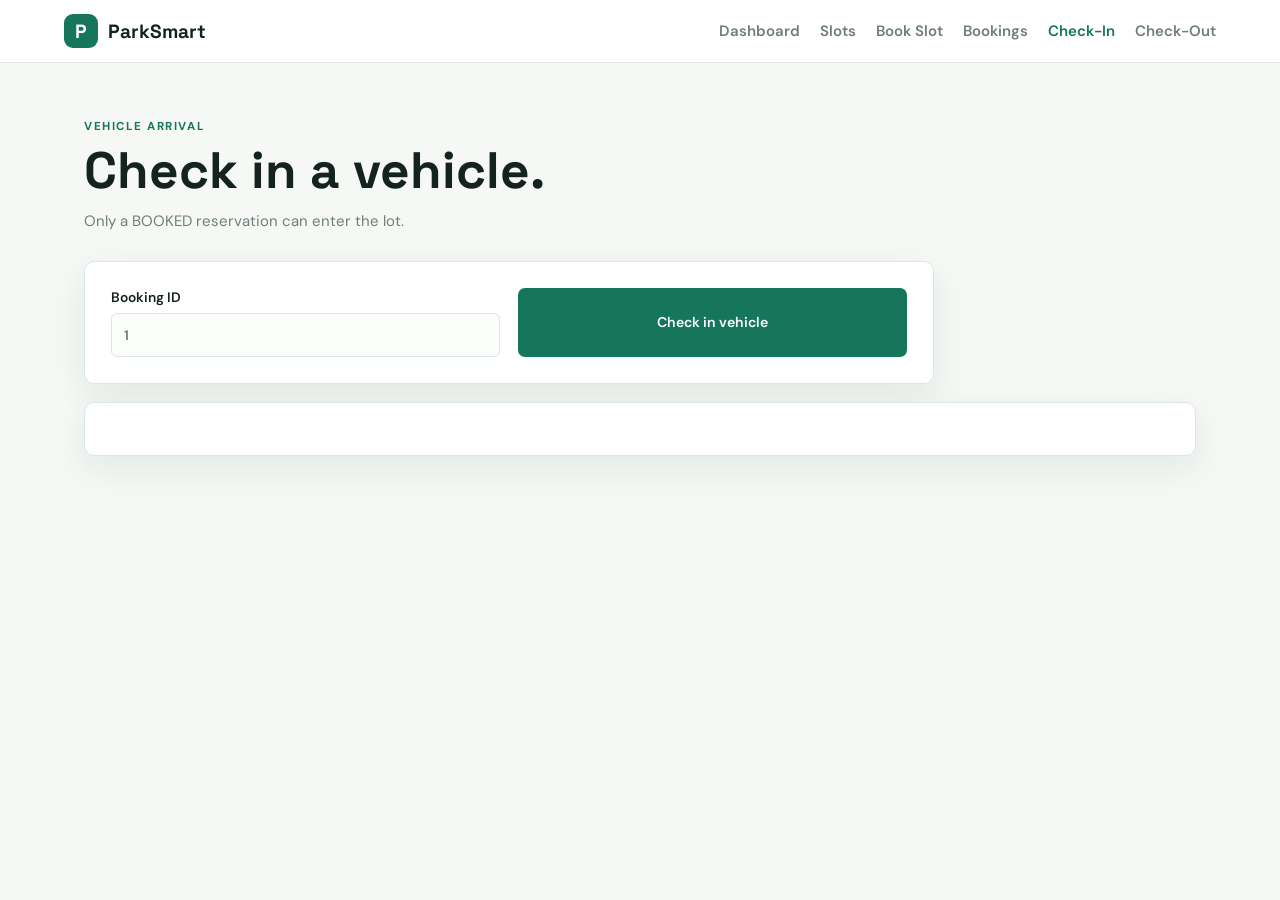
<file: src/main/resources/static/frontend/checkin.html>
<!doctype html><html lang="en"><head><meta charset="utf-8"><meta name="viewport" content="width=device-width,initial-scale=1"><title>ParkSmart | Check-in</title><link rel="stylesheet" href="css/style.css"></head><body><header class="topbar"><a class="brand" href="index.html"><span class="mark">P</span>ParkSmart</a><nav><a href="index.html">Dashboard</a><a href="slots.html">Slots</a><a href="booking.html">Book Slot</a><a href="bookings.html">Bookings</a><a class="active" href="checkin.html">Check-In</a><a href="checkout.html">Check-Out</a></nav></header><main class="shell"><div class="heading"><div><p class="eyebrow">VEHICLE ARRIVAL</p><h1>Check in a vehicle.</h1><p class="subtle">Only a BOOKED reservation can enter the lot.</p></div></div><div id="checkin-message" class="message"></div><form id="checkin-form" class="panel form-grid"><label>Booking ID<input required name="bookingId" type="number" min="1" placeholder="1"></label><button class="button" type="submit">Check in vehicle</button></form><article id="checkin-result" class="panel" style="margin-top:18px"></article></main><script src="js/app.js"></script><script src="js/checkin.js"></script></body></html>
</file>
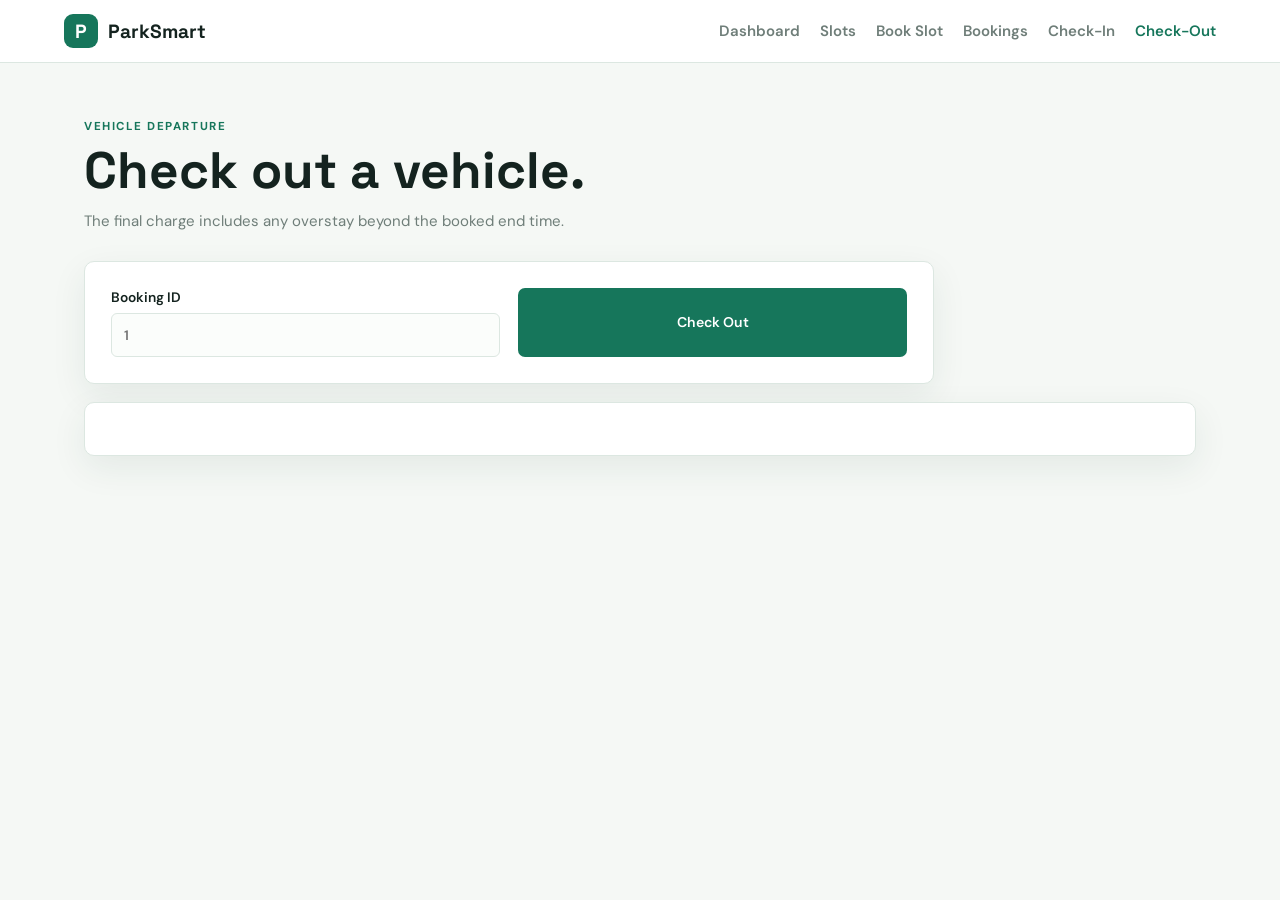
<file: src/main/resources/static/frontend/checkout.html>
<!doctype html><html lang="en"><head><meta charset="utf-8"><meta name="viewport" content="width=device-width,initial-scale=1"><title>ParkSmart | Check-out</title><link rel="stylesheet" href="css/style.css"></head><body><header class="topbar"><a class="brand" href="index.html"><span class="mark">P</span>ParkSmart</a><nav><a href="index.html">Dashboard</a><a href="slots.html">Slots</a><a href="booking.html">Book Slot</a><a href="bookings.html">Bookings</a><a href="checkin.html">Check-In</a><a class="active" href="checkout.html">Check-Out</a></nav></header><main class="shell"><div class="heading"><div><p class="eyebrow">VEHICLE DEPARTURE</p><h1>Check out a vehicle.</h1><p class="subtle">The final charge includes any overstay beyond the booked end time.</p></div></div><div id="checkout-message" class="message"></div><form id="checkout-form" class="panel form-grid"><label>Booking ID<input required name="bookingId" type="number" min="1" placeholder="1"></label><button class="button" type="submit">Check Out</button></form><article id="checkout-result" class="panel" style="margin-top:18px"></article></main><script src="js/app.js"></script><script src="js/checkout.js"></script></body></html>
</file>
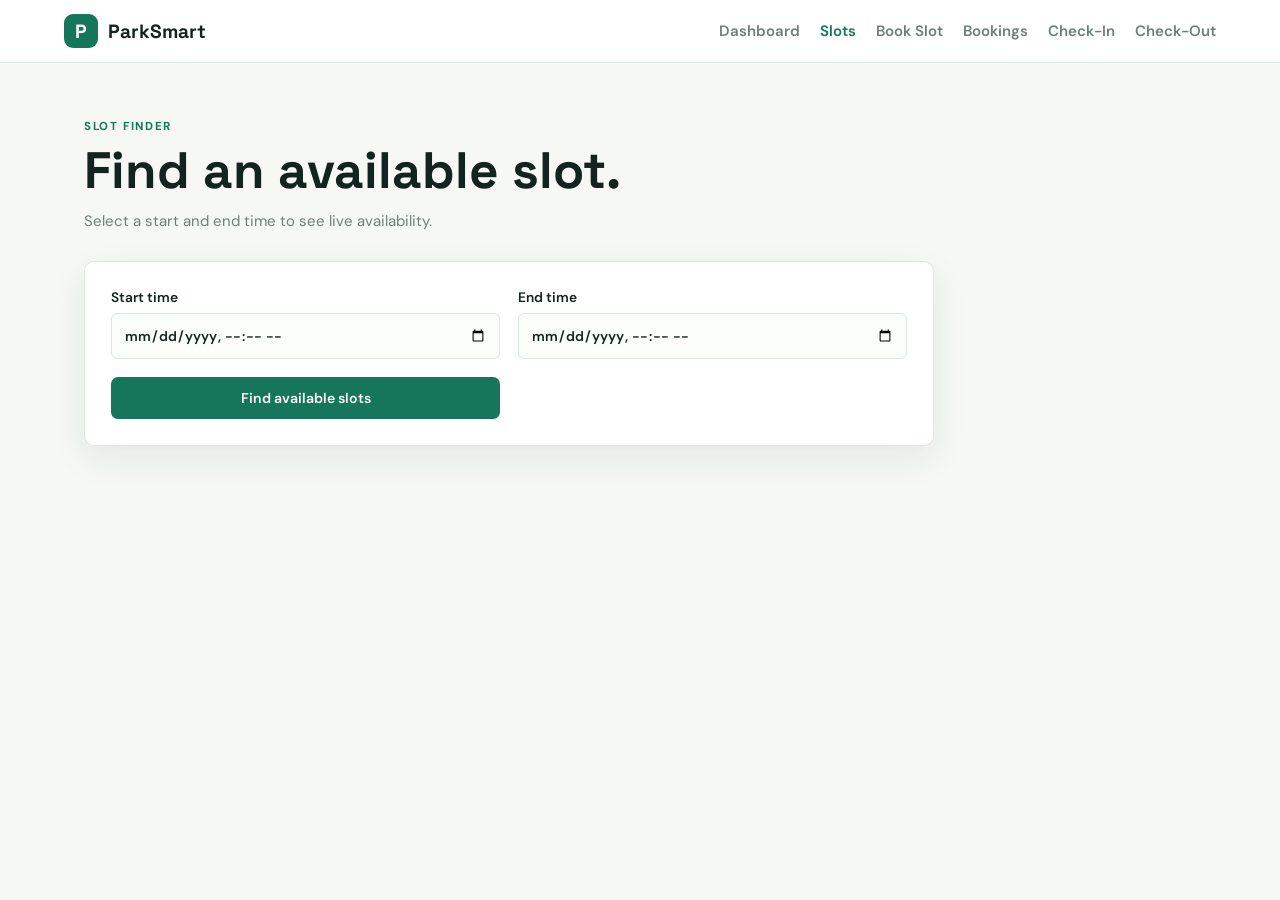
<file: src/main/resources/static/frontend/slots.html>
<!doctype html><html lang="en"><head><meta charset="utf-8"><meta name="viewport" content="width=device-width,initial-scale=1"><title>ParkSmart | Available slots</title><link rel="stylesheet" href="css/style.css"></head><body><header class="topbar"><a class="brand" href="index.html"><span class="mark">P</span>ParkSmart</a><nav><a href="index.html">Dashboard</a><a class="active" href="slots.html">Slots</a><a href="booking.html">Book Slot</a><a href="bookings.html">Bookings</a><a href="checkin.html">Check-In</a><a href="checkout.html">Check-Out</a></nav></header><main class="shell"><div class="heading"><div><p class="eyebrow">SLOT FINDER</p><h1>Find an available slot.</h1><p class="subtle">Select a start and end time to see live availability.</p></div></div><div id="availability-message" class="message"></div><form id="availability-form" class="panel form-grid"><label>Start time<input required name="startTime" type="datetime-local"></label><label>End time<input required name="endTime" type="datetime-local"></label><button class="button" type="submit">Find available slots</button></form><div id="availability-results" class="slot-grid"></div></main><script src="js/app.js"></script><script src="js/slots.js"></script></body></html>
</file>
<file: src/main/resources/static/frontend/css/style.css>
@import url('https://fonts.googleapis.com/css2?family=DM+Sans:wght@400;500;600;700&family=Space+Grotesk:wght@500;600;700&display=swap');
:root{--ink:#14231f;--muted:#6f7e79;--line:#dce7e1;--paper:#f5f8f5;--white:#fff;--green:#16765b;--green-dark:#0f4d3c;--mint:#dff3e9;--blue:#2769a7;--orange:#e69b45;--red:#b9443e;--shadow:0 12px 35px rgba(28,62,49,.08)}*{box-sizing:border-box}body{margin:0;background:var(--paper);color:var(--ink);font:15px 'DM Sans',sans-serif}h1,h2,h3{font-family:'Space Grotesk',sans-serif;margin:0}h1{font-size:clamp(2rem,4vw,3.3rem);line-height:1.03}h2{font-size:1.3rem}a{text-decoration:none;color:inherit}.topbar{background:var(--white);border-bottom:1px solid var(--line);display:flex;align-items:center;justify-content:space-between;gap:28px;padding:14px clamp(20px,5vw,76px);position:sticky;top:0;z-index:4}.brand{display:flex;align-items:center;gap:10px;font:700 1.2rem 'Space Grotesk'}.mark{display:grid;place-items:center;width:34px;height:34px;border-radius:9px;background:var(--green);color:#fff}.topbar nav{display:flex;gap:20px;flex-wrap:wrap;color:var(--muted);font-weight:600}.topbar nav a:hover,.topbar nav a.active{color:var(--green)}.shell{max-width:1240px;margin:auto;padding:56px clamp(20px,5vw,76px)}.heading{display:flex;align-items:end;justify-content:space-between;gap:20px;margin-bottom:30px}.eyebrow{color:var(--green);font-size:.72rem;font-weight:700;letter-spacing:.14em;margin:0 0 11px}.subtle{color:var(--muted);margin:13px 0 0}.stats{display:grid;grid-template-columns:repeat(5,1fr);gap:14px;margin:24px 0}.stat,.panel,.slot-card{background:var(--white);border:1px solid var(--line);border-radius:10px;box-shadow:var(--shadow)}.stat{padding:20px}.stat span{color:var(--muted);font-size:.82rem}.stat strong{display:block;font:600 2.1rem 'Space Grotesk';margin-top:8px}.grid{display:grid;grid-template-columns:repeat(2,1fr);gap:18px}.panel{padding:26px}.accent{background:var(--green-dark);border-color:var(--green-dark);color:#fff}.accent .eyebrow{color:#a5e4cd}.accent p:not(.eyebrow){color:#c9e2d8;line-height:1.6}.button{display:inline-flex;align-items:center;justify-content:center;gap:8px;border:0;border-radius:7px;padding:12px 16px;background:var(--green);color:#fff;cursor:pointer;font:600 .88rem 'DM Sans'}.button:hover{filter:brightness(.93)}.button.secondary{background:#fff;border:1px solid var(--line);color:var(--ink)}.accent .button{background:#e8f8f0;color:var(--green-dark);margin-top:14px}.form-grid{display:grid;grid-template-columns:repeat(2,1fr);gap:18px;max-width:850px}.form-grid label{display:flex;flex-direction:column;gap:7px;font-weight:600;font-size:.86rem}.form-grid input,.form-grid select{padding:12px;border:1px solid var(--line);border-radius:6px;background:#fbfdfb;color:var(--ink);font:inherit}.actions{display:flex;gap:9px;align-items:center}.message{padding:13px 15px;border-radius:7px;margin:18px 0;display:none}.message.show{display:block}.message.success{background:var(--mint);color:var(--green-dark)}.message.error{background:#fde7e4;color:var(--red)}.slot-grid{display:grid;grid-template-columns:repeat(3,1fr);gap:15px;margin-top:23px}.slot-card{padding:20px}.slot-card h3{font-size:1.4rem}.slot-card p{color:var(--muted);line-height:1.5}.badge{display:inline-block;padding:5px 9px;border-radius:99px;font-size:.7rem;font-weight:700}.badge.green{background:var(--mint);color:var(--green-dark)}.badge.orange{background:#fff0d9;color:#986016}.badge.red{background:#fde7e4;color:var(--red)}.table-wrap{overflow:auto;padding:0}table{border-collapse:collapse;width:100%;min-width:760px}th,td{text-align:left;padding:16px 19px;border-bottom:1px solid var(--line);white-space:nowrap}th{color:var(--muted);font-size:.7rem;letter-spacing:.1em;text-transform:uppercase}td{font-size:.88rem}.empty{text-align:center;color:var(--muted);padding:32px!important}.receipt{display:grid;grid-template-columns:1fr 1fr;gap:18px;margin:24px 0}.receipt span{display:block;color:var(--muted);font-size:.78rem}.receipt strong{display:block;margin-top:4px}.penalty{display:flex;align-items:center;justify-content:space-between;padding:17px;border-radius:8px;background:var(--mint)}.penalty strong{font:600 1.7rem 'Space Grotesk';color:var(--green-dark)}.toast{position:fixed;right:20px;bottom:20px;background:var(--ink);color:#fff;padding:14px 17px;border-radius:7px;opacity:0;transform:translateY(10px);transition:.2s;pointer-events:none}.toast.show{opacity:1;transform:none}.toast.error{background:var(--red)}@media(max-width:850px){.topbar{align-items:flex-start;flex-direction:column}.topbar nav{gap:12px;font-size:.8rem}.shell{padding:36px 20px}.heading{align-items:flex-start;flex-direction:column}.stats{grid-template-columns:repeat(2,1fr)}.grid,.form-grid,.slot-grid{grid-template-columns:1fr}.actions{align-items:stretch;flex-direction:column}.actions .button{width:100%}}
</file>
